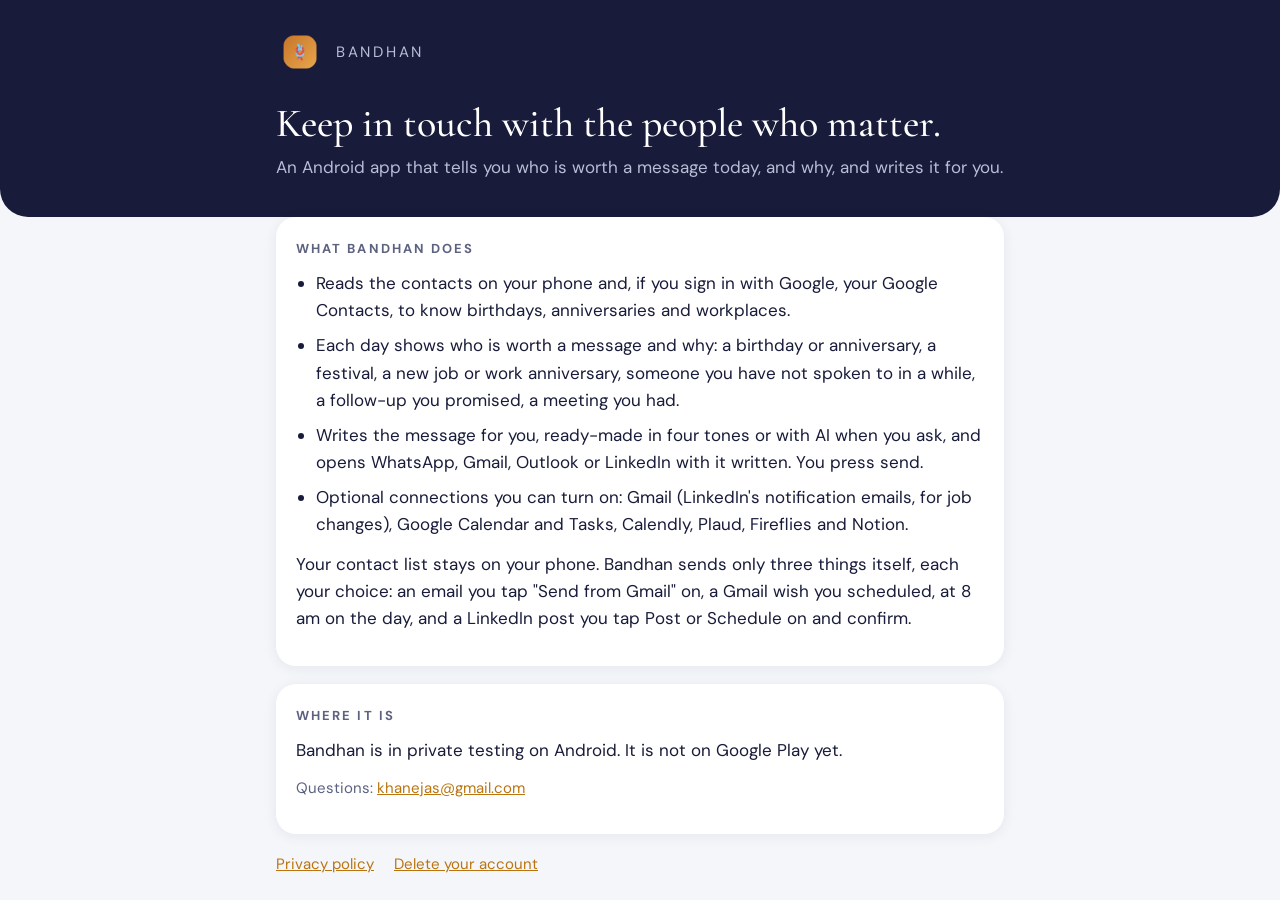
<file: index.html>
<!doctype html>
<html lang="en">
<head>
<meta charset="utf-8">
<meta name="viewport" content="width=device-width, initial-scale=1">
<title>Bandhan</title>
<meta name="description" content="Bandhan tells you who to keep in touch with and why, and writes the message for you to send.">
<link rel="icon" href="icon.png">
<link rel="preconnect" href="https://fonts.googleapis.com">
<link rel="preconnect" href="https://fonts.gstatic.com" crossorigin>
<link href="https://fonts.googleapis.com/css2?family=Cormorant+Garamond:wght@500&family=DM+Sans:wght@400;600&display=swap" rel="stylesheet">
<link rel="stylesheet" href="style.css">
</head>
<body>
<header>
  <div class="wrap">
    <a class="brand" href="./"><img src="icon.png" alt=""><span>Bandhan</span></a>
    <h1>Keep in touch with the people who matter.</h1>
    <p>An Android app that tells you who is worth a message today, and why, and writes it for you.</p>
  </div>
</header>
<main class="wrap">
  <section class="card">
    <h2>What Bandhan does</h2>
    <ul>
      <li>Reads the contacts on your phone and, if you sign in with Google, your Google Contacts, to know birthdays, anniversaries and workplaces.</li>
      <li>Each day shows who is worth a message and why: a birthday or anniversary, a festival, a new job or work anniversary, someone you have not spoken to in a while, a follow-up you promised, a meeting you had.</li>
      <li>Writes the message for you, ready-made in four tones or with AI when you ask, and opens WhatsApp, Gmail, Outlook or LinkedIn with it written. You press send.</li>
      <li>Optional connections you can turn on: Gmail (LinkedIn's notification emails, for job changes), Google Calendar and Tasks, Calendly, Plaud, Fireflies and Notion.</li>
    </ul>
    <p>Your contact list stays on your phone. Bandhan sends only three things itself, each your choice: an email you tap "Send from Gmail" on, a Gmail wish you scheduled, at 8 am on the day, and a LinkedIn post you tap Post or Schedule on and confirm.</p>
  </section>
  <section class="card">
    <h2>Where it is</h2>
    <p>Bandhan is in private testing on Android. It is not on Google Play yet.</p>
    <p class="note">Questions: <a href="mailto:khanejas@gmail.com">khanejas@gmail.com</a></p>
  </section>
</main>
<footer class="wrap">
  <a href="privacy.html">Privacy policy</a>
  <a href="delete.html">Delete your account</a>
</footer>
</body>
</html>
</file>
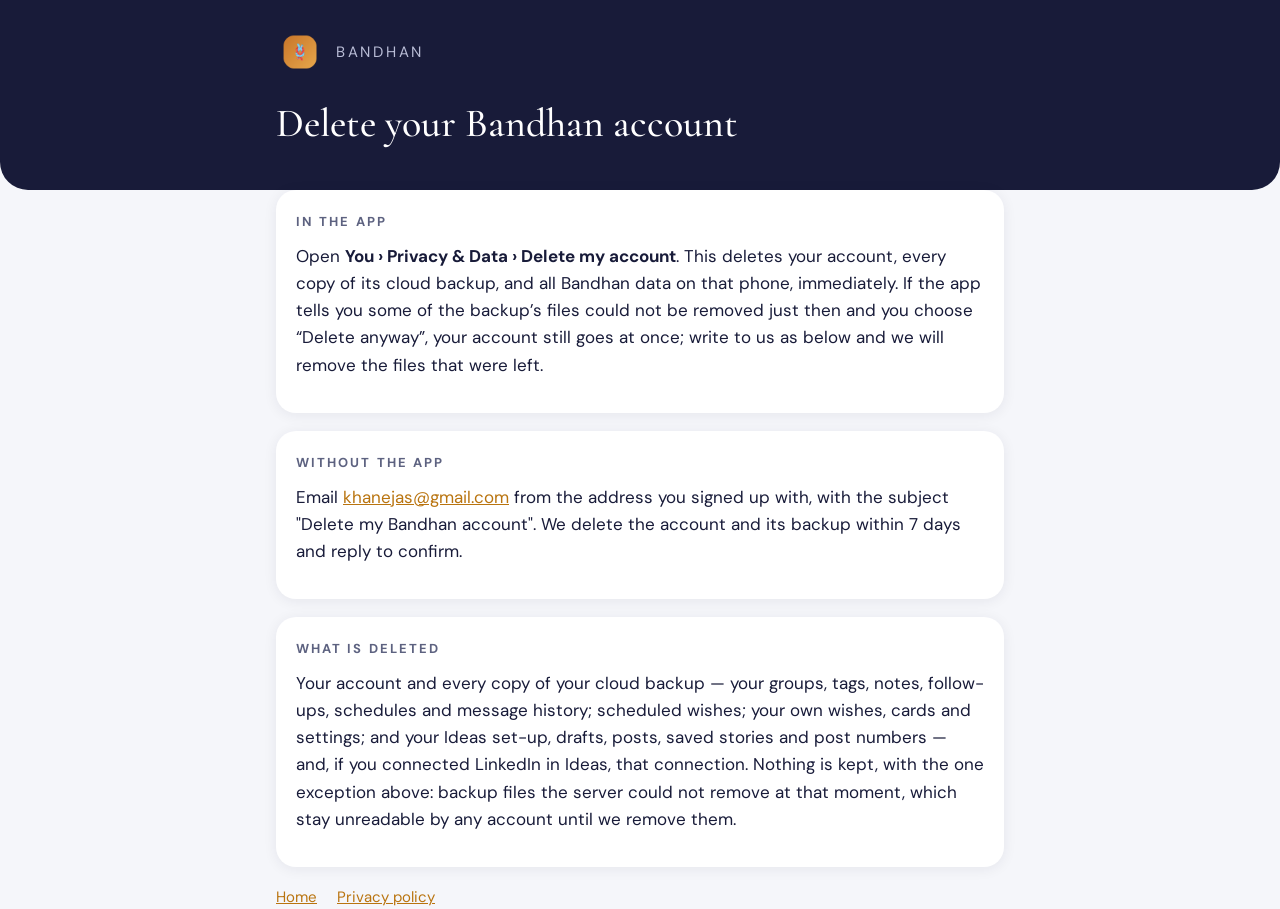
<file: delete.html>
<!doctype html>
<html lang="en">
<head>
<meta charset="utf-8">
<meta name="viewport" content="width=device-width, initial-scale=1">
<title>Delete your Bandhan account</title>
<link rel="icon" href="icon.png">
<link rel="preconnect" href="https://fonts.googleapis.com">
<link rel="preconnect" href="https://fonts.gstatic.com" crossorigin>
<link href="https://fonts.googleapis.com/css2?family=Cormorant+Garamond:wght@500&family=DM+Sans:wght@400;600&display=swap" rel="stylesheet">
<link rel="stylesheet" href="style.css">
</head>
<body>
<header>
  <div class="wrap">
    <a class="brand" href="./"><img src="icon.png" alt=""><span>Bandhan</span></a>
    <h1>Delete your Bandhan account</h1>
  </div>
</header>
<main class="wrap">
  <section class="card">
    <h2>In the app</h2>
    <p>Open <b>You › Privacy &amp; Data › Delete my account</b>. This deletes your account, every copy of its cloud backup, and all Bandhan data on that phone, immediately. If the app tells you some of the backup’s files could not be removed just then and you choose “Delete anyway”, your account still goes at once; write to us as below and we will remove the files that were left.</p>
  </section>
  <section class="card">
    <h2>Without the app</h2>
    <p>Email <a href="mailto:khanejas@gmail.com?subject=Delete%20my%20Bandhan%20account">khanejas@gmail.com</a> from the address you signed up with, with the subject "Delete my Bandhan account". We delete the account and its backup within 7 days and reply to confirm.</p>
  </section>
  <section class="card">
    <h2>What is deleted</h2>
    <p>Your account and every copy of your cloud backup — your groups, tags, notes, follow-ups, schedules and message history; scheduled wishes; your own wishes, cards and settings; and your Ideas set-up, drafts, posts, saved stories and post numbers — and, if you connected LinkedIn in Ideas, that connection. Nothing is kept, with the one exception above: backup files the server could not remove at that moment, which stay unreadable by any account until we remove them.</p>
  </section>
</main>
<footer class="wrap">
  <a href="./">Home</a>
  <a href="privacy.html">Privacy policy</a>
</footer>
</body>
</html>
</file>
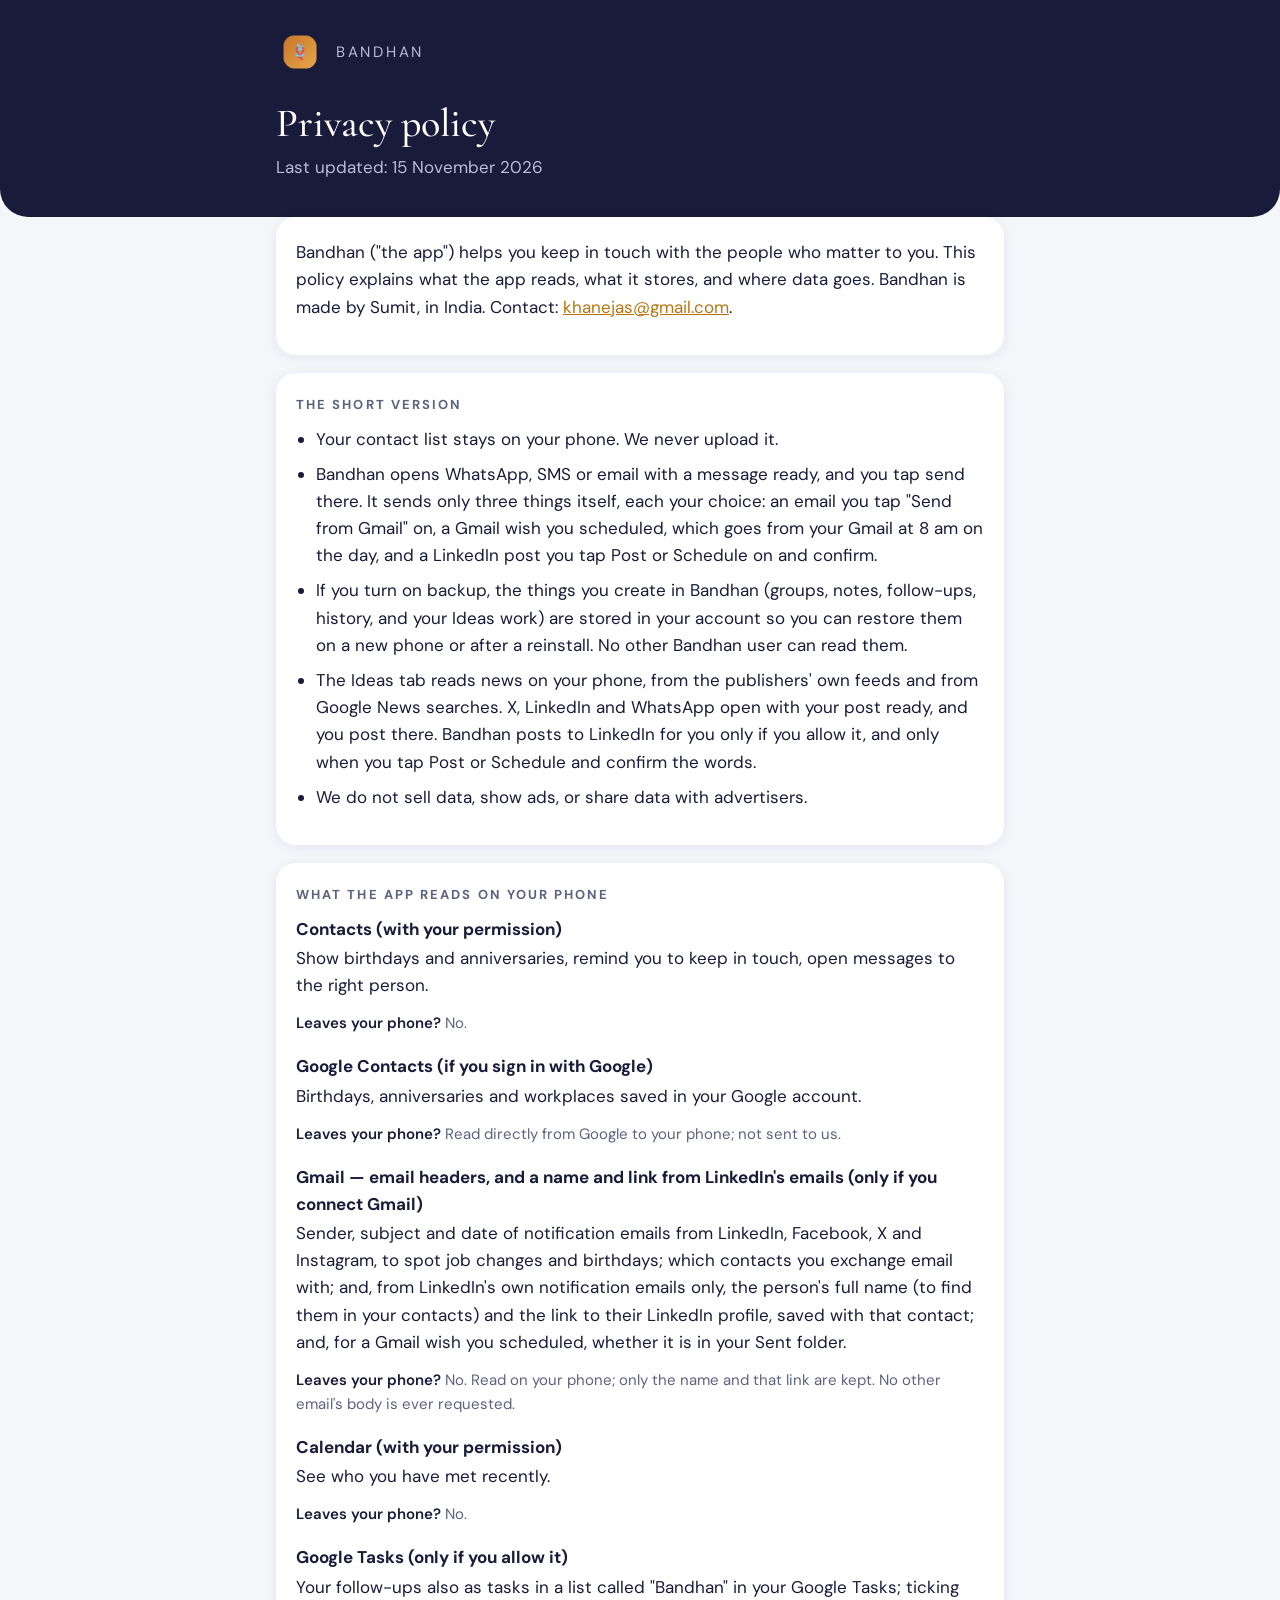
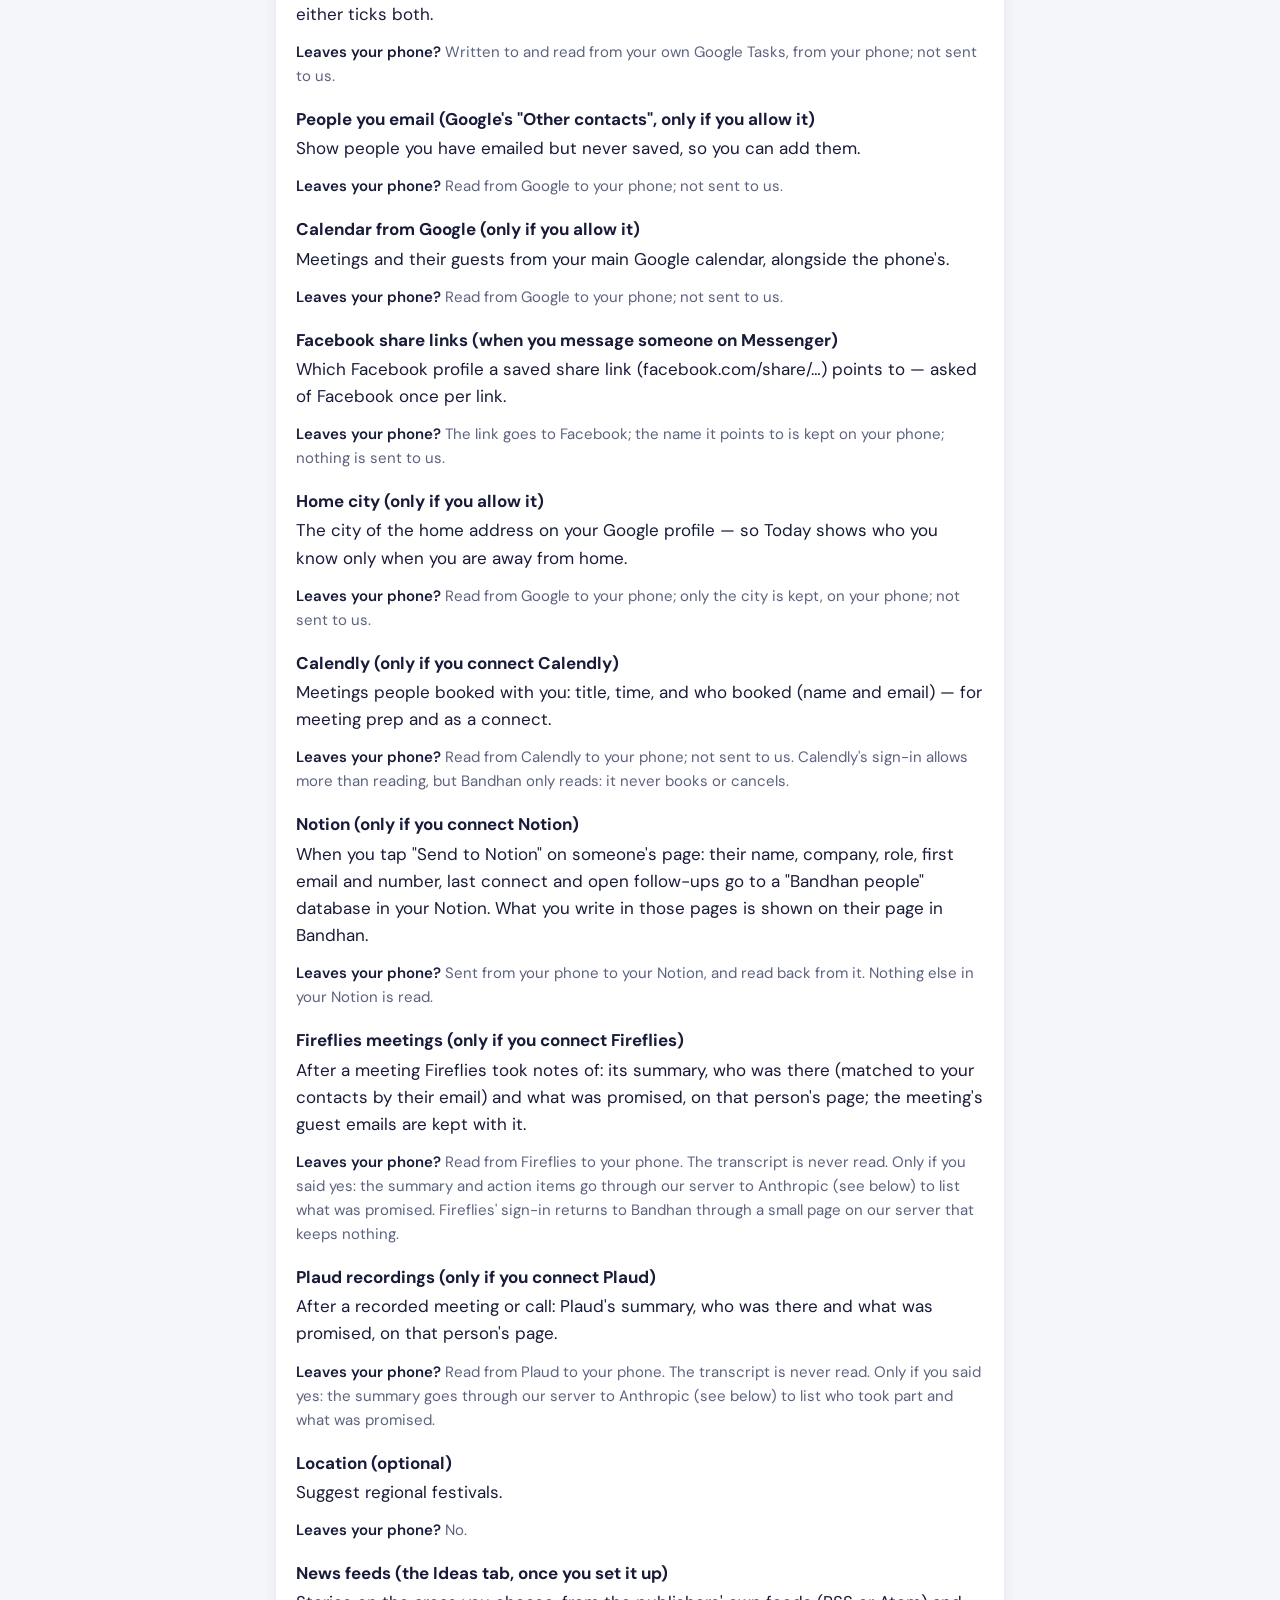
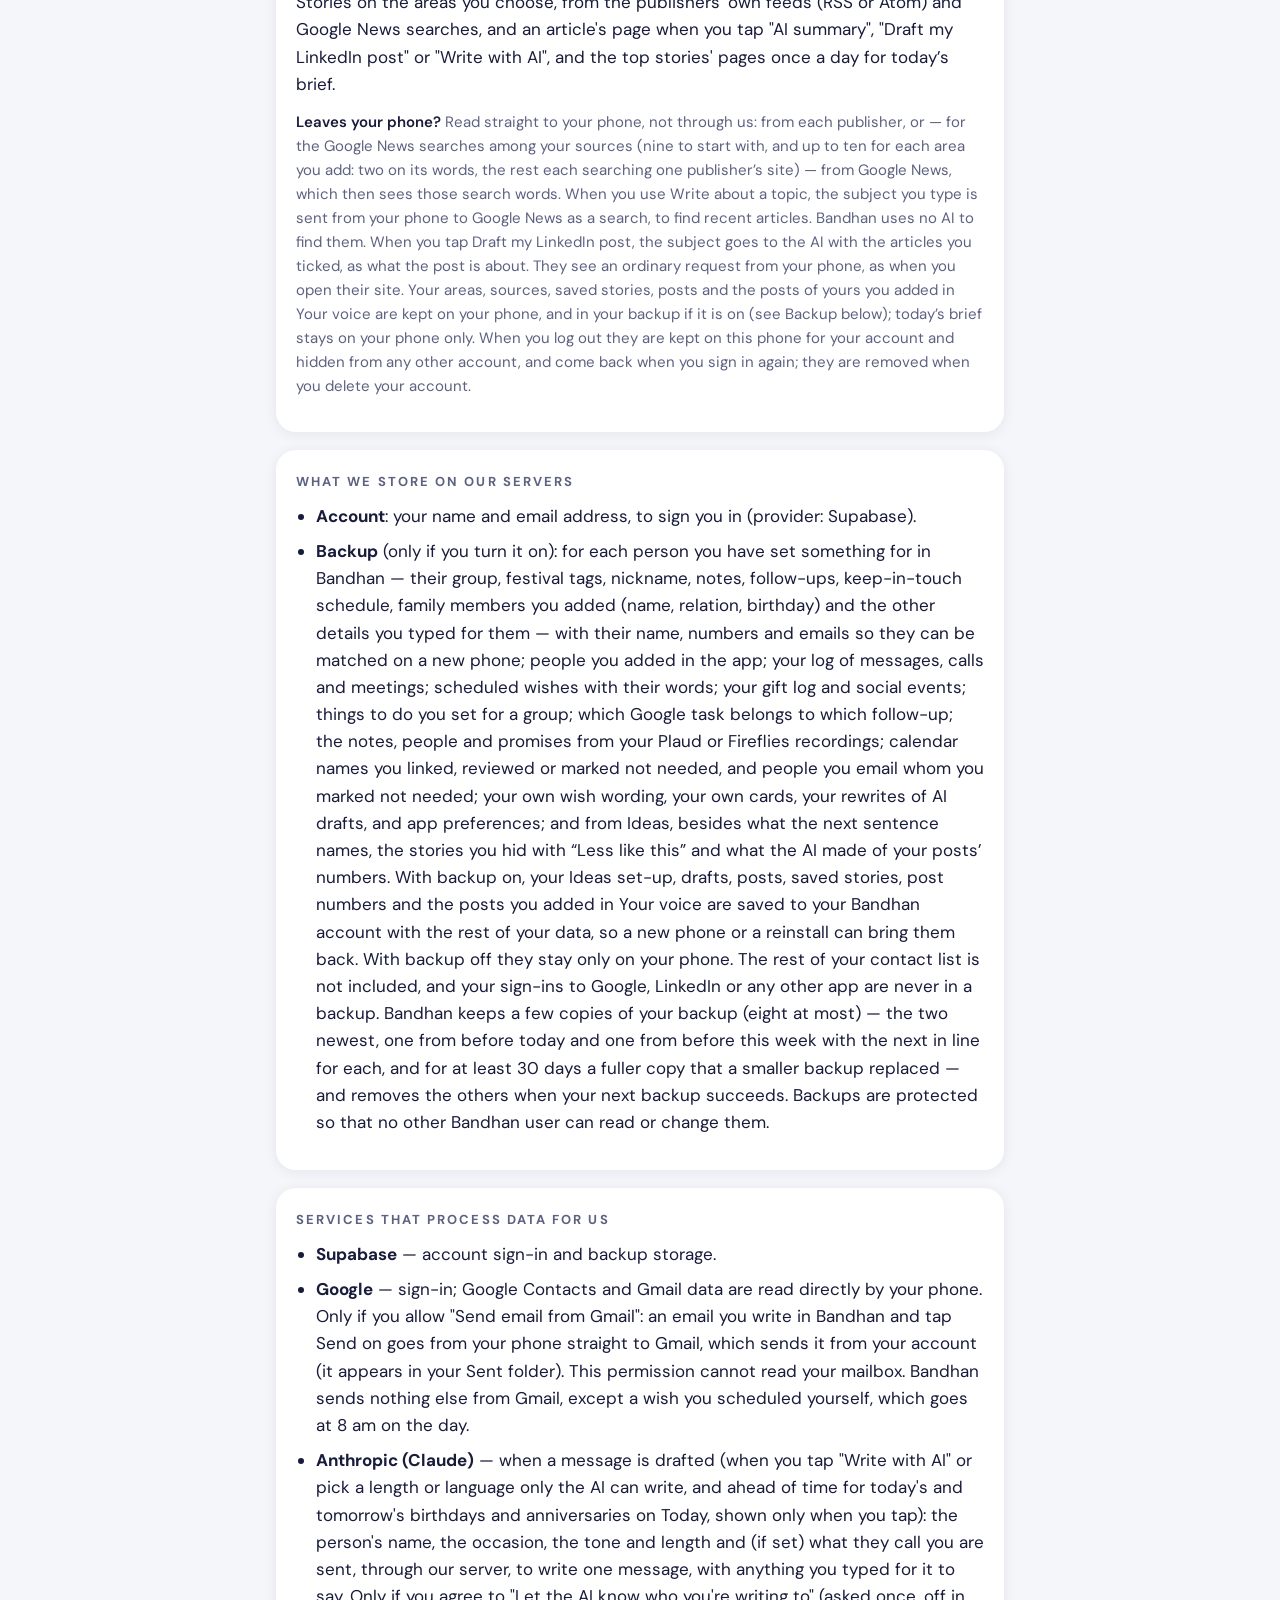
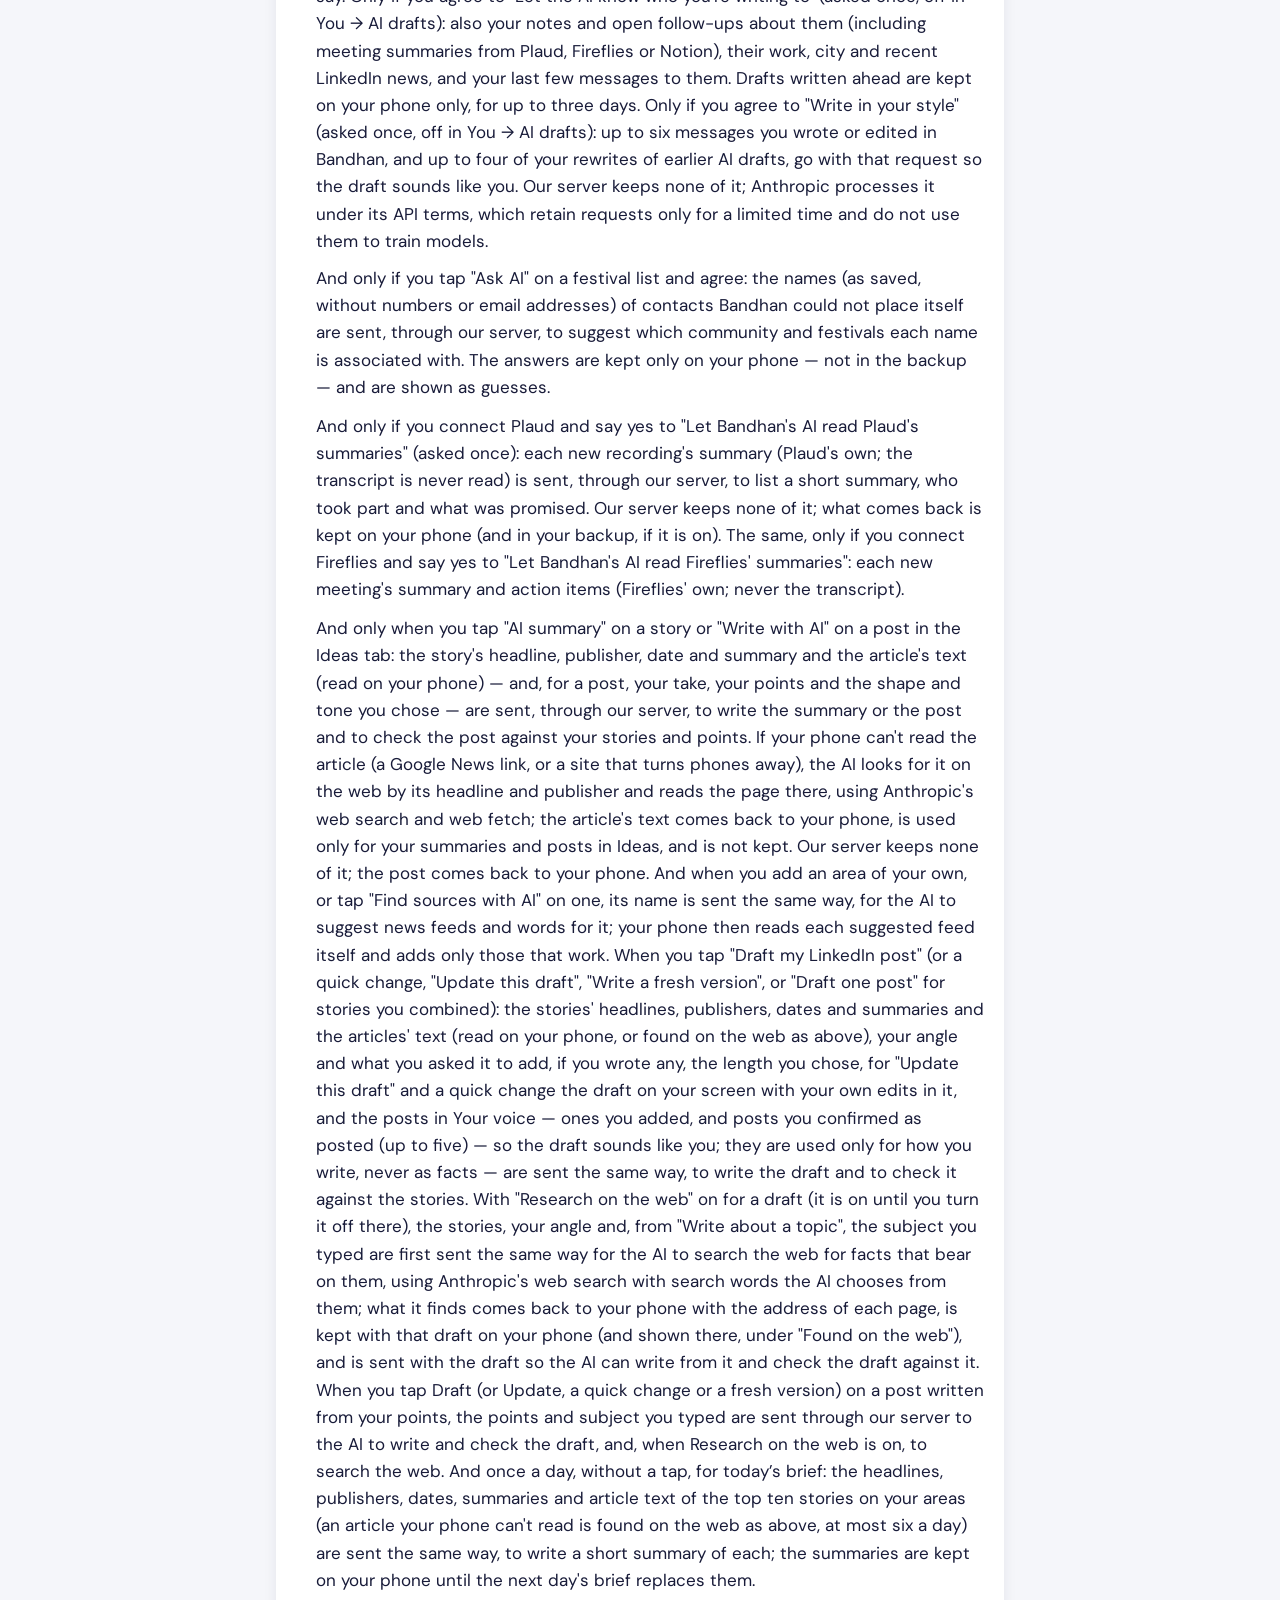
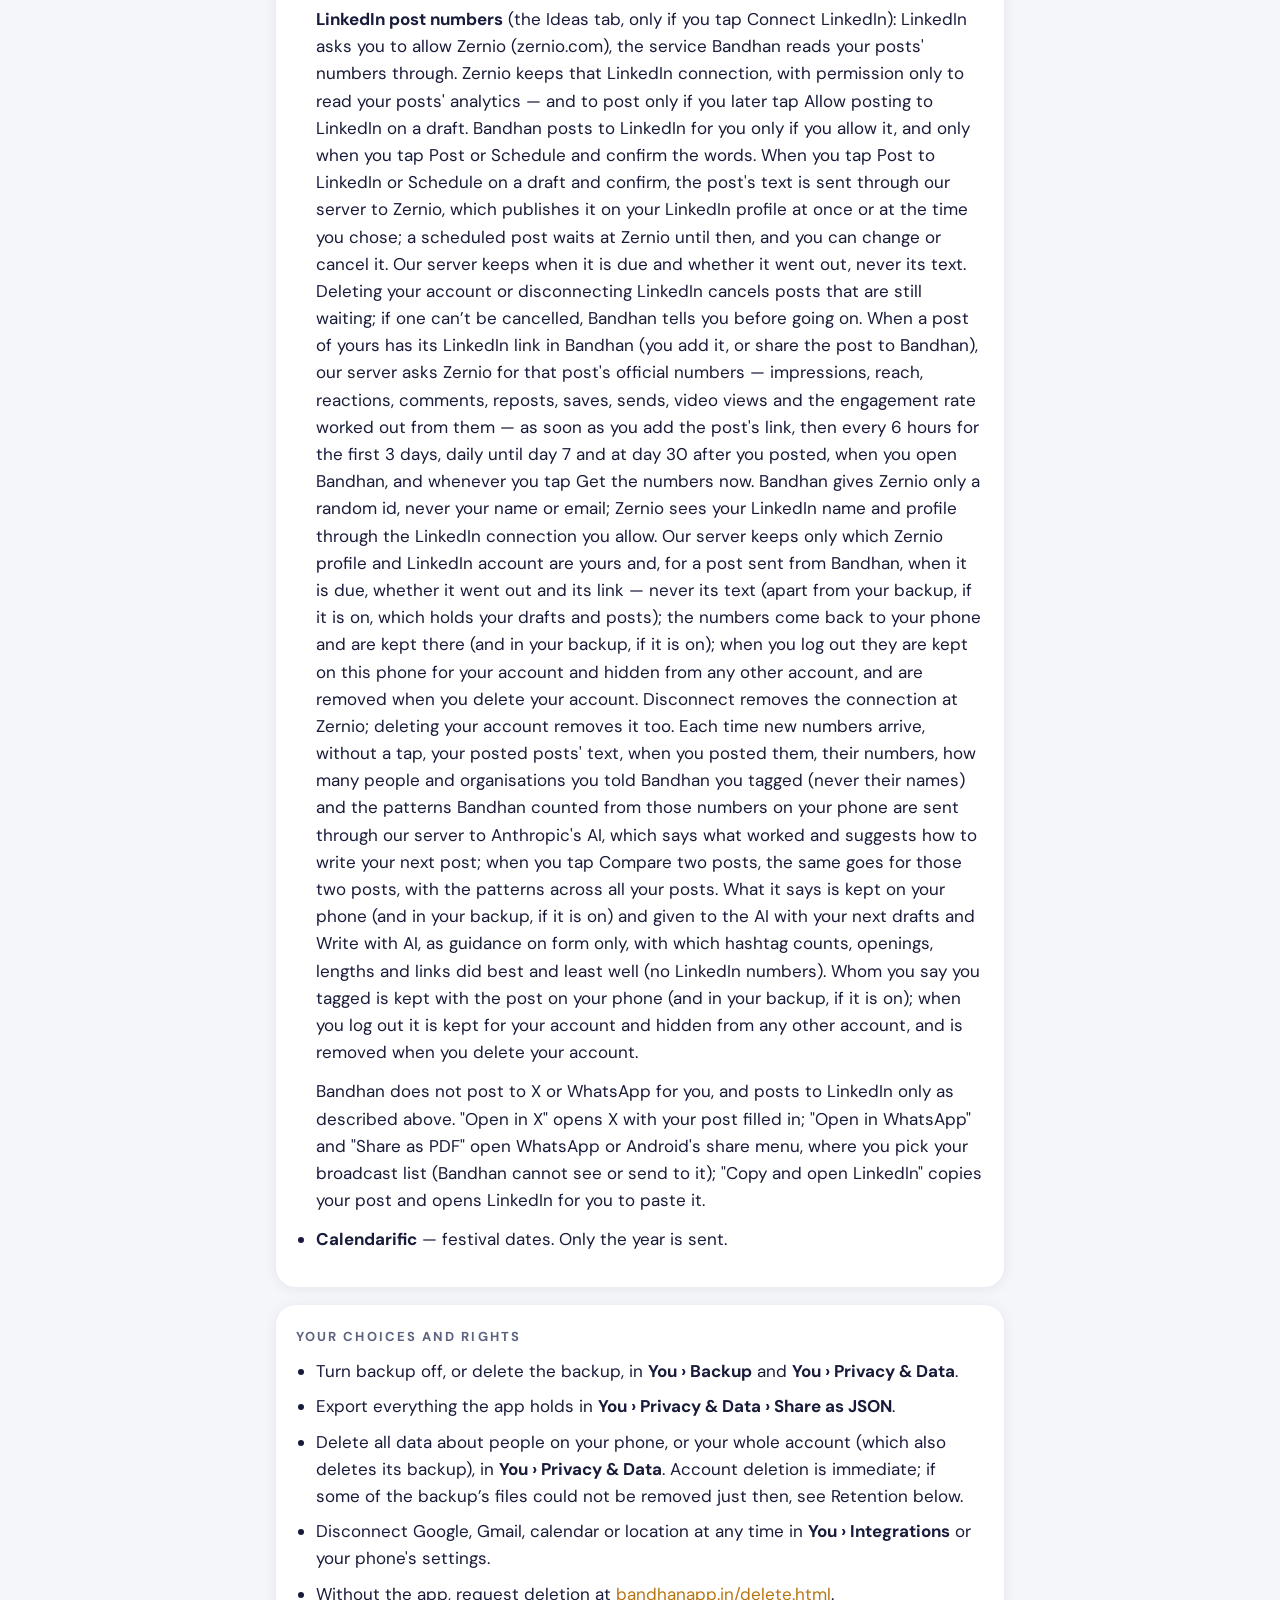
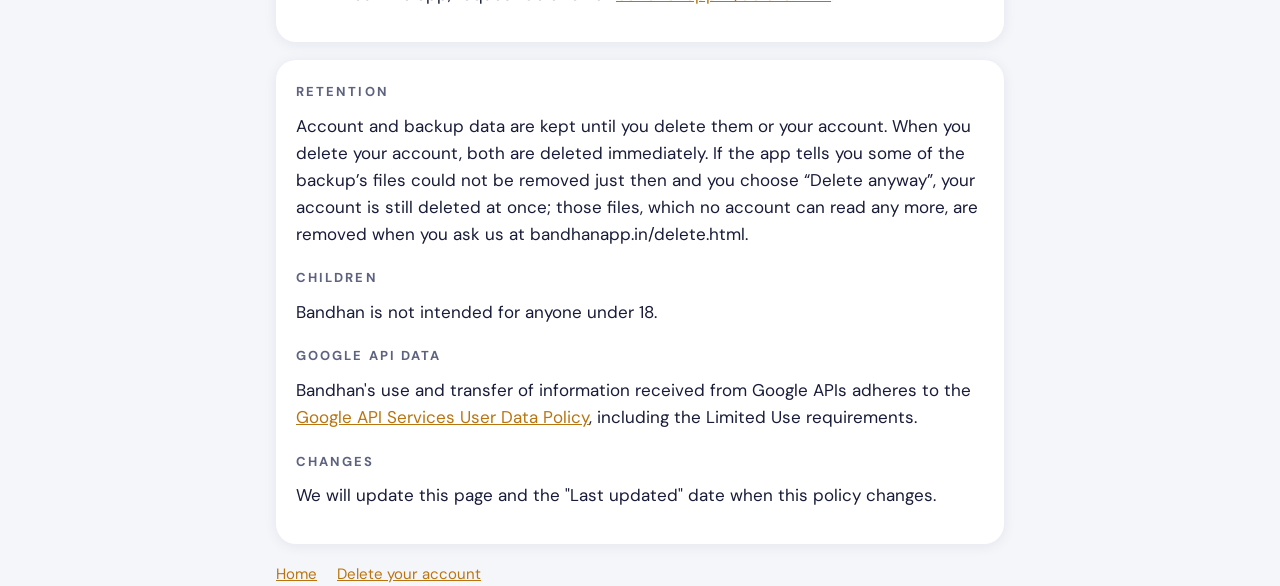
<file: privacy.html>
<!doctype html>
<html lang="en">
<head>
<meta charset="utf-8">
<meta name="viewport" content="width=device-width, initial-scale=1">
<title>Bandhan privacy policy</title>
<link rel="icon" href="icon.png">
<link rel="preconnect" href="https://fonts.googleapis.com">
<link rel="preconnect" href="https://fonts.gstatic.com" crossorigin>
<link href="https://fonts.googleapis.com/css2?family=Cormorant+Garamond:wght@500&family=DM+Sans:wght@400;600&display=swap" rel="stylesheet">
<link rel="stylesheet" href="style.css">
</head>
<body>
<!-- Source: docs/launch/PRIVACY_POLICY.md — keep the two the same. -->
<header>
  <div class="wrap">
    <a class="brand" href="./"><img src="icon.png" alt=""><span>Bandhan</span></a>
    <h1>Privacy policy</h1>
    <p>Last updated: 15 November 2026</p>
  </div>
</header>
<main class="wrap">
  <section class="card">
    <p>Bandhan ("the app") helps you keep in touch with the people who matter to you. This policy explains what the app reads, what it stores, and where data goes. Bandhan is made by Sumit, in India. Contact: <a href="mailto:khanejas@gmail.com">khanejas@gmail.com</a>.</p>
  </section>

  <section class="card">
    <h2>The short version</h2>
    <ul>
      <li>Your contact list stays on your phone. We never upload it.</li>
      <li>Bandhan opens WhatsApp, SMS or email with a message ready, and you tap send there. It sends only three things itself, each your choice: an email you tap "Send from Gmail" on, a Gmail wish you scheduled, which goes from your Gmail at 8 am on the day, and a LinkedIn post you tap Post or Schedule on and confirm.</li>
      <li>If you turn on backup, the things you create in Bandhan (groups, notes, follow-ups, history, and your Ideas work) are stored in your account so you can restore them on a new phone or after a reinstall. No other Bandhan user can read them.</li>
      <li>The Ideas tab reads news on your phone, from the publishers' own feeds and from Google News searches. X, LinkedIn and WhatsApp open with your post ready, and you post there. Bandhan posts to LinkedIn for you only if you allow it, and only when you tap Post or Schedule and confirm the words.</li>
      <li>We do not sell data, show ads, or share data with advertisers.</li>
    </ul>
  </section>

  <section class="card">
    <h2>What the app reads on your phone</h2>
    <h3>Contacts (with your permission)</h3>
    <p>Show birthdays and anniversaries, remind you to keep in touch, open messages to the right person.</p>
    <p class="leaves"><b>Leaves your phone?</b> No.</p>

    <h3>Google Contacts (if you sign in with Google)</h3>
    <p>Birthdays, anniversaries and workplaces saved in your Google account.</p>
    <p class="leaves"><b>Leaves your phone?</b> Read directly from Google to your phone; not sent to us.</p>

    <h3>Gmail — email headers, and a name and link from LinkedIn's emails (only if you connect Gmail)</h3>
    <p>Sender, subject and date of notification emails from LinkedIn, Facebook, X and Instagram, to spot job changes and birthdays; which contacts you exchange email with; and, from LinkedIn's own notification emails only, the person's full name (to find them in your contacts) and the link to their LinkedIn profile, saved with that contact; and, for a Gmail wish you scheduled, whether it is in your Sent folder.</p>
    <p class="leaves"><b>Leaves your phone?</b> No. Read on your phone; only the name and that link are kept. No other email's body is ever requested.</p>

    <h3>Calendar (with your permission)</h3>
    <p>See who you have met recently.</p>
    <p class="leaves"><b>Leaves your phone?</b> No.</p>

    <h3>Google Tasks (only if you allow it)</h3>
    <p>Your follow-ups also as tasks in a list called "Bandhan" in your Google Tasks; ticking either ticks both.</p>
    <p class="leaves"><b>Leaves your phone?</b> Written to and read from your own Google Tasks, from your phone; not sent to us.</p>

    <h3>People you email (Google's "Other contacts", only if you allow it)</h3>
    <p>Show people you have emailed but never saved, so you can add them.</p>
    <p class="leaves"><b>Leaves your phone?</b> Read from Google to your phone; not sent to us.</p>

    <h3>Calendar from Google (only if you allow it)</h3>
    <p>Meetings and their guests from your main Google calendar, alongside the phone's.</p>
    <p class="leaves"><b>Leaves your phone?</b> Read from Google to your phone; not sent to us.</p>

    <h3>Facebook share links (when you message someone on Messenger)</h3>
    <p>Which Facebook profile a saved share link (facebook.com/share/…) points to — asked of Facebook once per link.</p>
    <p class="leaves"><b>Leaves your phone?</b> The link goes to Facebook; the name it points to is kept on your phone; nothing is sent to us.</p>

    <h3>Home city (only if you allow it)</h3>
    <p>The city of the home address on your Google profile — so Today shows who you know only when you are away from home.</p>
    <p class="leaves"><b>Leaves your phone?</b> Read from Google to your phone; only the city is kept, on your phone; not sent to us.</p>

    <h3>Calendly (only if you connect Calendly)</h3>
    <p>Meetings people booked with you: title, time, and who booked (name and email) — for meeting prep and as a connect.</p>
    <p class="leaves"><b>Leaves your phone?</b> Read from Calendly to your phone; not sent to us. Calendly's sign-in allows more than reading, but Bandhan only reads: it never books or cancels.</p>

    <h3>Notion (only if you connect Notion)</h3>
    <p>When you tap "Send to Notion" on someone's page: their name, company, role, first email and number, last connect and open follow-ups go to a "Bandhan people" database in your Notion. What you write in those pages is shown on their page in Bandhan.</p>
    <p class="leaves"><b>Leaves your phone?</b> Sent from your phone to your Notion, and read back from it. Nothing else in your Notion is read.</p>

    <h3>Fireflies meetings (only if you connect Fireflies)</h3>
    <p>After a meeting Fireflies took notes of: its summary, who was there (matched to your contacts by their email) and what was promised, on that person's page; the meeting's guest emails are kept with it.</p>
    <p class="leaves"><b>Leaves your phone?</b> Read from Fireflies to your phone. The transcript is never read. Only if you said yes: the summary and action items go through our server to Anthropic (see below) to list what was promised. Fireflies' sign-in returns to Bandhan through a small page on our server that keeps nothing.</p>

    <h3>Plaud recordings (only if you connect Plaud)</h3>
    <p>After a recorded meeting or call: Plaud's summary, who was there and what was promised, on that person's page.</p>
    <p class="leaves"><b>Leaves your phone?</b> Read from Plaud to your phone. The transcript is never read. Only if you said yes: the summary goes through our server to Anthropic (see below) to list who took part and what was promised.</p>

    <h3>Location (optional)</h3>
    <p>Suggest regional festivals.</p>
    <p class="leaves"><b>Leaves your phone?</b> No.</p>

    <h3>News feeds (the Ideas tab, once you set it up)</h3>
    <p>Stories on the areas you choose, from the publishers' own feeds (RSS or Atom) and Google News searches, and an article's page when you tap "AI summary", "Draft my LinkedIn post" or "Write with AI", and the top stories' pages once a day for today’s brief.</p>
    <p class="leaves"><b>Leaves your phone?</b> Read straight to your phone, not through us: from each publisher, or — for the Google News searches among your sources (nine to start with, and up to ten for each area you add: two on its words, the rest each searching one publisher’s site) — from Google News, which then sees those search words. When you use Write about a topic, the subject you type is sent from your phone to Google News as a search, to find recent articles. Bandhan uses no AI to find them. When you tap Draft my LinkedIn post, the subject goes to the AI with the articles you ticked, as what the post is about. They see an ordinary request from your phone, as when you open their site. Your areas, sources, saved stories, posts and the posts of yours you added in Your voice are kept on your phone, and in your backup if it is on (see Backup below); today’s brief stays on your phone only. When you log out they are kept on this phone for your account and hidden from any other account, and come back when you sign in again; they are removed when you delete your account.</p>
  </section>

  <section class="card">
    <h2>What we store on our servers</h2>
    <ul>
      <li><b>Account</b>: your name and email address, to sign you in (provider: Supabase).</li>
      <li><b>Backup</b> (only if you turn it on): for each person you have set something for in Bandhan — their group, festival tags, nickname, notes, follow-ups, keep-in-touch schedule, family members you added (name, relation, birthday) and the other details you typed for them — with their name, numbers and emails so they can be matched on a new phone; people you added in the app; your log of messages, calls and meetings; scheduled wishes with their words; your gift log and social events; things to do you set for a group; which Google task belongs to which follow-up; the notes, people and promises from your Plaud or Fireflies recordings; calendar names you linked, reviewed or marked not needed, and people you email whom you marked not needed; your own wish wording, your own cards, your rewrites of AI drafts, and app preferences; and from Ideas, besides what the next sentence names, the stories you hid with “Less like this” and what the AI made of your posts’ numbers. With backup on, your Ideas set-up, drafts, posts, saved stories, post numbers and the posts you added in Your voice are saved to your Bandhan account with the rest of your data, so a new phone or a reinstall can bring them back. With backup off they stay only on your phone. The rest of your contact list is not included, and your sign-ins to Google, LinkedIn or any other app are never in a backup. Bandhan keeps a few copies of your backup (eight at most) — the two newest, one from before today and one from before this week with the next in line for each, and for at least 30 days a fuller copy that a smaller backup replaced — and removes the others when your next backup succeeds. Backups are protected so that no other Bandhan user can read or change them.</li>
    </ul>
  </section>

  <section class="card">
    <h2>Services that process data for us</h2>
    <ul>
      <li><b>Supabase</b> — account sign-in and backup storage.</li>
      <li><b>Google</b> — sign-in; Google Contacts and Gmail data are read directly by your phone. Only if you allow "Send email from Gmail": an email you write in Bandhan and tap Send on goes from your phone straight to Gmail, which sends it from your account (it appears in your Sent folder). This permission cannot read your mailbox. Bandhan sends nothing else from Gmail, except a wish you scheduled yourself, which goes at 8 am on the day.</li>
      <li><b>Anthropic (Claude)</b> — when a message is drafted (when you tap "Write with AI" or pick a length or language only the AI can write, and ahead of time for today's and tomorrow's birthdays and anniversaries on Today, shown only when you tap): the person's name, the occasion, the tone and length and (if set) what they call you are sent, through our server, to write one message, with anything you typed for it to say. Only if you agree to "Let the AI know who you're writing to" (asked once, off in You → AI drafts): also your notes and open follow-ups about them (including meeting summaries from Plaud, Fireflies or Notion), their work, city and recent LinkedIn news, and your last few messages to them. Drafts written ahead are kept on your phone only, for up to three days. Only if you agree to "Write in your style" (asked once, off in You → AI drafts): up to six messages you wrote or edited in Bandhan, and up to four of your rewrites of earlier AI drafts, go with that request so the draft sounds like you. Our server keeps none of it; Anthropic processes it under its API terms, which retain requests only for a limited time and do not use them to train models.
        <p style="margin-top:10px">And only if you tap "Ask AI" on a festival list and agree: the names (as saved, without numbers or email addresses) of contacts Bandhan could not place itself are sent, through our server, to suggest which community and festivals each name is associated with. The answers are kept only on your phone — not in the backup — and are shown as guesses.</p>
        <p>And only if you connect Plaud and say yes to "Let Bandhan's AI read Plaud's summaries" (asked once): each new recording's summary (Plaud's own; the transcript is never read) is sent, through our server, to list a short summary, who took part and what was promised. Our server keeps none of it; what comes back is kept on your phone (and in your backup, if it is on). The same, only if you connect Fireflies and say yes to "Let Bandhan's AI read Fireflies' summaries": each new meeting's summary and action items (Fireflies' own; never the transcript).</p>
        <p>And only when you tap "AI summary" on a story or "Write with AI" on a post in the Ideas tab: the story's headline, publisher, date and summary and the article's text (read on your phone) — and, for a post, your take, your points and the shape and tone you chose — are sent, through our server, to write the summary or the post and to check the post against your stories and points. If your phone can't read the article (a Google News link, or a site that turns phones away), the AI looks for it on the web by its headline and publisher and reads the page there, using Anthropic's web search and web fetch; the article's text comes back to your phone, is used only for your summaries and posts in Ideas, and is not kept. Our server keeps none of it; the post comes back to your phone. And when you add an area of your own, or tap "Find sources with AI" on one, its name is sent the same way, for the AI to suggest news feeds and words for it; your phone then reads each suggested feed itself and adds only those that work. When you tap "Draft my LinkedIn post" (or a quick change, "Update this draft", "Write a fresh version", or "Draft one post" for stories you combined): the stories' headlines, publishers, dates and summaries and the articles' text (read on your phone, or found on the web as above), your angle and what you asked it to add, if you wrote any, the length you chose, for "Update this draft" and a quick change the draft on your screen with your own edits in it, and the posts in Your voice — ones you added, and posts you confirmed as posted (up to five) — so the draft sounds like you; they are used only for how you write, never as facts — are sent the same way, to write the draft and to check it against the stories. With "Research on the web" on for a draft (it is on until you turn it off there), the stories, your angle and, from "Write about a topic", the subject you typed are first sent the same way for the AI to search the web for facts that bear on them, using Anthropic's web search with search words the AI chooses from them; what it finds comes back to your phone with the address of each page, is kept with that draft on your phone (and shown there, under "Found on the web"), and is sent with the draft so the AI can write from it and check the draft against it. When you tap Draft (or Update, a quick change or a fresh version) on a post written from your points, the points and subject you typed are sent through our server to the AI to write and check the draft, and, when Research on the web is on, to search the web. And once a day, without a tap, for today’s brief: the headlines, publishers, dates, summaries and article text of the top ten stories on your areas (an article your phone can't read is found on the web as above, at most six a day) are sent the same way, to write a short summary of each; the summaries are kept on your phone until the next day's brief replaces them.</p>
        <p><b>LinkedIn post numbers</b> (the Ideas tab, only if you tap Connect LinkedIn): LinkedIn asks you to allow Zernio (zernio.com), the service Bandhan reads your posts' numbers through. Zernio keeps that LinkedIn connection, with permission only to read your posts' analytics — and to post only if you later tap Allow posting to LinkedIn on a draft. Bandhan posts to LinkedIn for you only if you allow it, and only when you tap Post or Schedule and confirm the words. When you tap Post to LinkedIn or Schedule on a draft and confirm, the post's text is sent through our server to Zernio, which publishes it on your LinkedIn profile at once or at the time you chose; a scheduled post waits at Zernio until then, and you can change or cancel it. Our server keeps when it is due and whether it went out, never its text. Deleting your account or disconnecting LinkedIn cancels posts that are still waiting; if one can’t be cancelled, Bandhan tells you before going on. When a post of yours has its LinkedIn link in Bandhan (you add it, or share the post to Bandhan), our server asks Zernio for that post's official numbers — impressions, reach, reactions, comments, reposts, saves, sends, video views and the engagement rate worked out from them — as soon as you add the post's link, then every 6 hours for the first 3 days, daily until day 7 and at day 30 after you posted, when you open Bandhan, and whenever you tap Get the numbers now. Bandhan gives Zernio only a random id, never your name or email; Zernio sees your LinkedIn name and profile through the LinkedIn connection you allow. Our server keeps only which Zernio profile and LinkedIn account are yours and, for a post sent from Bandhan, when it is due, whether it went out and its link — never its text (apart from your backup, if it is on, which holds your drafts and posts); the numbers come back to your phone and are kept there (and in your backup, if it is on); when you log out they are kept on this phone for your account and hidden from any other account, and are removed when you delete your account. Disconnect removes the connection at Zernio; deleting your account removes it too. Each time new numbers arrive, without a tap, your posted posts' text, when you posted them, their numbers, how many people and organisations you told Bandhan you tagged (never their names) and the patterns Bandhan counted from those numbers on your phone are sent through our server to Anthropic's AI, which says what worked and suggests how to write your next post; when you tap Compare two posts, the same goes for those two posts, with the patterns across all your posts. What it says is kept on your phone (and in your backup, if it is on) and given to the AI with your next drafts and Write with AI, as guidance on form only, with which hashtag counts, openings, lengths and links did best and least well (no LinkedIn numbers). Whom you say you tagged is kept with the post on your phone (and in your backup, if it is on); when you log out it is kept for your account and hidden from any other account, and is removed when you delete your account.</p>
        <p>Bandhan does not post to X or WhatsApp for you, and posts to LinkedIn only as described above. "Open in X" opens X with your post filled in; "Open in WhatsApp" and "Share as PDF" open WhatsApp or Android's share menu, where you pick your broadcast list (Bandhan cannot see or send to it); "Copy and open LinkedIn" copies your post and opens LinkedIn for you to paste it.</p>
      </li>
      <li><b>Calendarific</b> — festival dates. Only the year is sent.</li>
    </ul>
  </section>

  <section class="card">
    <h2>Your choices and rights</h2>
    <ul>
      <li>Turn backup off, or delete the backup, in <b>You › Backup</b> and <b>You › Privacy &amp; Data</b>.</li>
      <li>Export everything the app holds in <b>You › Privacy &amp; Data › Share as JSON</b>.</li>
      <li>Delete all data about people on your phone, or your whole account (which also deletes its backup), in <b>You › Privacy &amp; Data</b>. Account deletion is immediate; if some of the backup’s files could not be removed just then, see Retention below.</li>
      <li>Disconnect Google, Gmail, calendar or location at any time in <b>You › Integrations</b> or your phone's settings.</li>
      <li>Without the app, request deletion at <a href="delete.html">bandhanapp.in/delete.html</a>.</li>
    </ul>
  </section>

  <section class="card">
    <h2>Retention</h2>
    <p>Account and backup data are kept until you delete them or your account. When you delete your account, both are deleted immediately. If the app tells you some of the backup’s files could not be removed just then and you choose “Delete anyway”, your account is still deleted at once; those files, which no account can read any more, are removed when you ask us at bandhanapp.in/delete.html.</p>
    <h2 style="margin-top:20px">Children</h2>
    <p>Bandhan is not intended for anyone under 18.</p>
    <h2 style="margin-top:20px">Google API data</h2>
    <p>Bandhan's use and transfer of information received from Google APIs adheres to the <a href="https://developers.google.com/terms/api-services-user-data-policy">Google API Services User Data Policy</a>, including the Limited Use requirements.</p>
    <h2 style="margin-top:20px">Changes</h2>
    <p>We will update this page and the "Last updated" date when this policy changes.</p>
  </section>
</main>
<footer class="wrap">
  <a href="./">Home</a>
  <a href="delete.html">Delete your account</a>
</footer>
</body>
</html>
</file>
<file: style.css>
:root {
  --ink: #181b39;
  --on-ink: #ffffff;
  --on-ink-soft: #b9bdd6;
  --amber: #b9740f;
  --page: #f5f6fa;
  --card: #ffffff;
  --text: #181b39;
  --muted: #5d6280;
  --line: #e3e5ee;
}
@media (prefers-color-scheme: dark) {
  :root {
    --page: #10121f;
    --card: #1a1d33;
    --text: #eceef7;
    --muted: #a3a8c3;
    --line: #2c3050;
    --amber: #e3a03a;
  }
}
* { box-sizing: border-box; }
html { -webkit-text-size-adjust: 100%; }
body {
  margin: 0;
  background: var(--page);
  color: var(--text);
  font-family: "DM Sans", system-ui, -apple-system, "Segoe UI", sans-serif;
  font-size: 17px;
  line-height: 1.6;
}
header {
  background: var(--ink);
  color: var(--on-ink);
  border-radius: 0 0 28px 28px;
  padding: 28px 16px 36px;
}
.wrap { max-width: 760px; margin: 0 auto; padding: 0 16px; }
header .wrap { padding: 0; max-width: 728px; }
.brand { display: flex; align-items: center; gap: 12px; color: var(--on-ink); text-decoration: none; }
.brand img { width: 48px; height: 48px; }
.brand span { font-size: 15px; letter-spacing: 0.18em; text-transform: uppercase; color: var(--on-ink-soft); }
h1 {
  font-family: "Cormorant Garamond", Georgia, serif;
  font-weight: 500;
  font-size: 40px;
  line-height: 1.15;
  margin: 24px 0 8px;
}
header p { color: var(--on-ink-soft); margin: 0; }
main { padding: 24px 0 8px; }
.card {
  background: var(--card);
  border-radius: 20px;
  box-shadow: 0 2px 14px rgba(24, 27, 57, 0.07);
  padding: 22px 20px;
  margin: 0 0 18px;
}
h2 {
  font-size: 13px;
  letter-spacing: 0.16em;
  text-transform: uppercase;
  color: var(--muted);
  margin: 0 0 10px;
}
h3 { font-size: 17px; margin: 18px 0 2px; }
h3:first-of-type { margin-top: 4px; }
p { margin: 0 0 12px; }
ul { margin: 0 0 12px; padding-left: 20px; }
li { margin: 0 0 8px; }
a { color: var(--amber); }
.note { color: var(--muted); font-size: 15px; }
.leaves { color: var(--muted); font-size: 15px; margin-top: 2px; }
.leaves b { color: var(--text); font-weight: 600; }
footer { padding: 8px 0 40px; color: var(--muted); font-size: 15px; }
footer a { margin-right: 16px; }
</file>
